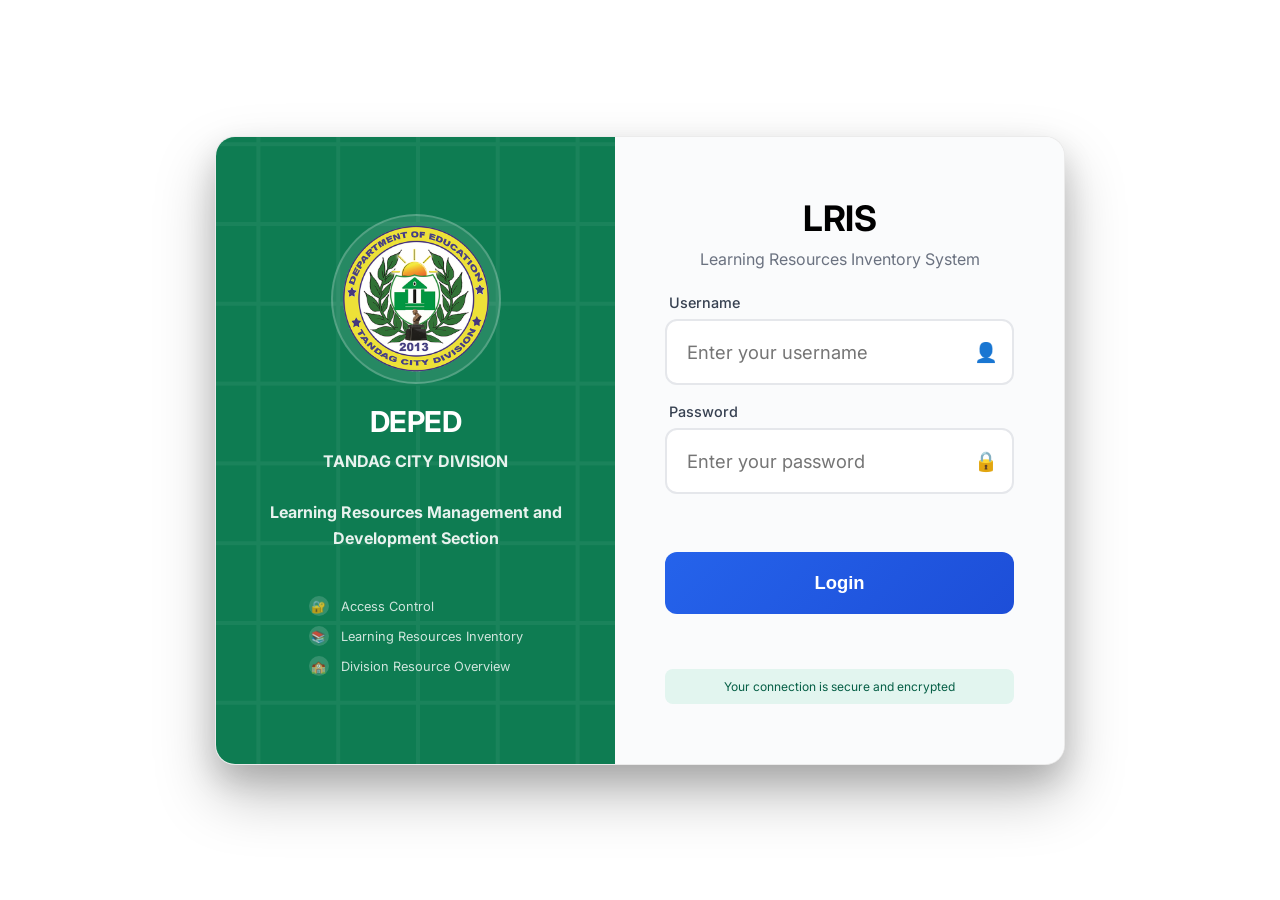
<file: index.html>
<!DOCTYPE html>
<html lang="en">
<head>
    <meta charset="UTF-8">
    <meta name="viewport" content="width=device-width, initial-scale=1.0">
    <title>LRIS System - Login</title>
    <link href="https://fonts.googleapis.com/css2?family=Inter:wght@300;400;500;600;700&display=swap" rel="stylesheet">
    <style>
        * {
            margin: 0;
            padding: 0;
            box-sizing: border-box;
        }

        body {
            font-family: 'Inter', sans-serif;
            background: #ffffff;
            min-height: 100vh;
            display: flex;
            align-items: center;
            justify-content: center;
            padding: 20px;
        }

        .login-container {
            background: white;
            border-radius: 20px;
            box-shadow: 0 30px 60px rgba(0, 0, 0, 0.25), 0 15px 30px rgba(0, 0, 0, 0.15);
            overflow: hidden;
            width: 100%;
            max-width: 850px; /* was 650px */
            min-height: 600px; /* was 450px */
            display: flex;
            position: relative;
            border: 1px solid rgba(0, 0, 0, 0.08);
        }

        .branding-panel {
            flex: 1;
            background: linear-gradient(135deg, #0e7c52 0%, #0e7c52 100%);
            padding: 30px 25px;
            display: flex;
            flex-direction: column;
            justify-content: center;
            align-items: center;
            text-align: center;
            color: white;
            position: relative;
            overflow: hidden;
        }

        .branding-panel::before {
            content: '';
            position: absolute;
            top: -50%;
            left: -50%;
            width: 200%;
            height: 200%;
            background: url('data:image/svg+xml,<svg xmlns="http://www.w3.org/2000/svg" viewBox="0 0 100 100"><defs><pattern id="grid" width="10" height="10" patternUnits="userSpaceOnUse"><path d="M 10 0 L 0 0 0 10" fill="none" stroke="rgba(255,255,255,0.05)" stroke-width="1"/></pattern></defs><rect width="100" height="100" fill="url(%23grid)"/></svg>');
            animation: float 20s ease-in-out infinite;
        }

        @keyframes float {
            0%, 100% { transform: translateY(0px) rotate(0deg); }
            50% { transform: translateY(-20px) rotate(1deg); }
        }

        .logo {
            width: 170px;
            height: 170px;
            background: rgba(255, 255, 255, 0.1);
            border-radius: 50%;
            display: flex;
            align-items: center;
            justify-content: center;
            margin-bottom: 20px;
            border: 2px solid rgba(255, 255, 255, 0.2);
            position: relative;
            z-index: 2;
            overflow: hidden;
        }
        .logo img {
            width: 100%;
            height: 100%;
            object-fit: contain;
            display: block;
        }

        .logo::before {
            content: '';
            display: none;
        }

        .brand-title {
            font-size: 1.8rem;
            font-weight: 700;
            margin-bottom: 10px;
            letter-spacing: -0.5px;
            position: relative;
            z-index: 2;
        }

        .brand-subtitle {
            font-size: 1rem;
            font-weight: bold;
            opacity: 0.9;
            line-height: 1.6;
            position: relative;
            z-index: 2;
        }

        .features {
            margin-top: 25px;
            position: relative;
            z-index: 2;
        }

        .feature-item {
            display: flex;
            align-items: center;
            margin-bottom: 10px;
            font-size: 0.8rem;
            opacity: 0.8;
        }

        .feature-icon {
            width: 20px;
            height: 20px;
            margin-right: 12px;
            background: rgba(255, 255, 255, 0.2);
            border-radius: 50%;
            display: flex;
            align-items: center;
            justify-content: center;
            font-size: 12px;
        }

        .form-panel {
            flex: 1;
            padding: 60px 50px; /* was 30px 25px */
            display: flex;
            flex-direction: column;
            justify-content: center;
            background: #fafbfc;
        }

        .form-header {
            text-align: center;
            margin-bottom: 25px;
        }

        .form-title {
            font-size: 2.2rem; /* was 1.8rem */
            font-weight: 700;
            margin-bottom: 10px;
            letter-spacing: -0.5px;
            position: relative;
            z-index: 2;
        }

        .form-subtitle {
            color: #6b7280;
            font-size: 1rem;
            font-weight: 400;
        }

        .form-group {
            margin-bottom: 18px;
            position: relative;
        }

        .form-label {
            display: block;
            font-size: 0.9rem;
            font-weight: 500;
            color: #374151;
            margin-bottom: 8px;
            padding-left: 4px;
        }

        .input-wrapper {
            position: relative;
        }

        .form-input {
            width: 100%;
            padding: 20px 55px 20px 20px; /* was 14px 45px 14px 14px */
            border: 2px solid #e5e7eb;
            border-radius: 12px;
            font-size: 1.15rem; /* was 0.9rem */
            font-family: inherit;
            background: white;
            transition: all 0.3s ease;
            outline: none;
        }

        .form-input:focus {
            border-color: #2563eb;
            box-shadow: 0 0 0 3px rgba(37, 99, 235, 0.1);
        }

        .form-input:focus + .input-icon {
            color: #2563eb;
        }

        .input-icon {
            position: absolute;
            right: 16px;
            top: 50%;
            transform: translateY(-50%);
            color: #9ca3af;
            font-size: 1.2rem;
            transition: color 0.3s ease;
        }

        .login-button {
            width: 100%;
            padding: 20px;
            background: linear-gradient(135deg, #2563eb 0%, #1d4ed8 100%);
            color: white;
            border: none;
            border-radius: 12px;
            font-size: 1.15rem;
            font-weight: 600;
            cursor: pointer;
            transition: all 0.3s ease;
            margin-bottom: 15px;
            position: relative;
            overflow: hidden;
        }

        .login-button:hover {
            transform: translateY(-2px);
            box-shadow: 0 10px 25px rgba(37, 99, 235, 0.3);
        }

        .login-button:active {
            transform: translateY(0);
        }

        
        .security-badge {
            display: flex;
            align-items: center;
            justify-content: center;
            margin-top: 20px;
            padding: 10px;
            background: rgba(16, 185, 129, 0.1);
            border-radius: 8px;
            font-size: 0.75rem;
            color: #065f46;
        }

        .security-icon {
            margin-right: 8px;
            color: #10b981;
        }

        @media (max-width: 768px) {
            .login-container {
                flex-direction: column;
                max-width: 500px;
                min-height: auto;
            }

            .branding-panel {
                padding: 40px 30px;
                min-height: 300px;
            }

            .brand-title {
                font-size: 2rem;
            }

            .features {
                display: none;
            }

            .form-panel {
                padding: 40px 30px;
            }

            .form-title {
                font-size: 1.5rem;
            }
        }

        @media (max-width: 480px) {
            .login-container {
                margin: 10px;
                border-radius: 15px;
            }

            .branding-panel {
                padding: 30px 20px;
                min-height: 250px;
            }

            .brand-title {
                font-size: 1.8rem;
            }

            .form-panel {
                padding: 30px 20px;
            }

            .form-input {
                padding: 14px 45px 14px 14px;
            }

            .login-button {
                padding: 14px;
            }
        }
    </style>
</head>
<body>
    <div class="login-container">
        <div class="branding-panel">
            <div class="logo">
                <img src="images/lris.png" >
            </div>
            <h1 class="brand-title">DEPED</h1>
            <p class="brand-subtitle">TANDAG CITY DIVISION <br><br>Learning Resources Management and Development Section</p>
            <br>
            
            <div class="features">
                <div class="feature-item">
                    <div class="feature-icon">🔐</div>
                    <span>Access Control<span>
                </div>
                <div class="feature-item">
                    <div class="feature-icon">📚</div>
                    <span>Learning Resources Inventory</span>
                </div>
                <div class="feature-item">
                    <div class="feature-icon">🏫</div>
                    <span>Division Resource Overview</span>
                </div>
            </div>
        </div>

        <div class="form-panel">
            <div class="form-header">
                <h2 class="form-title">LRIS</h2>
                <p class="form-subtitle">Learning Resources Inventory System</p>
            </div>

            <form id="loginForm">
                <div class="form-group">
                    <label class="form-label" for="username">Username</label>
                    <div class="input-wrapper">
                        <input type="text" id="username" class="form-input" placeholder="Enter your username" required>
                        <span class="input-icon">👤</span>
                    </div>
                </div>

                <div class="form-group">
                    <label class="form-label" for="password">Password</label>
                    <div class="input-wrapper">
                        <input type="password" id="password" class="form-input" placeholder="Enter your password" required>
                        <span class="input-icon">🔒</span>
                    </div>
                </div>
                <br>
                <br>

                <button type="submit" class="login-button">Login</button>

                <br>
                <br>
                

                <div class="security-badge">
                    <span>Your connection is secure and encrypted</span>
                </div>
            </form>
        </div>
    </div>

    <script>
         // Dummy credentials (for demonstration only)
        const validUsername = "admin";
        const validPassword = "admin123";
    
        

        document.getElementById('loginForm').addEventListener('submit', function(e) {
            e.preventDefault();
            
            const username = document.getElementById('username').value;
            const password = document.getElementById('password').value;
            
              if (username === validUsername && password === validPassword) {
                // Redirect to dashboard.html after successful login
                alert("Admin login successful!");
                window.location.href = "main.html";
            } else {
                alert("Invalid username or password. Please try again.");
            }
        });

        document.getElementById('forgotPassword').addEventListener('click', function(e) {
            e.preventDefault();
            alert('Password recovery functionality would be implemented here.');
        });

        // Add smooth focus animations
        document.querySelectorAll('.form-input').forEach(input => {
            input.addEventListener('focus', function() {
                this.parentElement.classList.add('focused');
            });
            
            input.addEventListener('blur', function() {
                this.parentElement.classList.remove('focused');
            });
        });
    </script>
</body>
</html>
</file>
